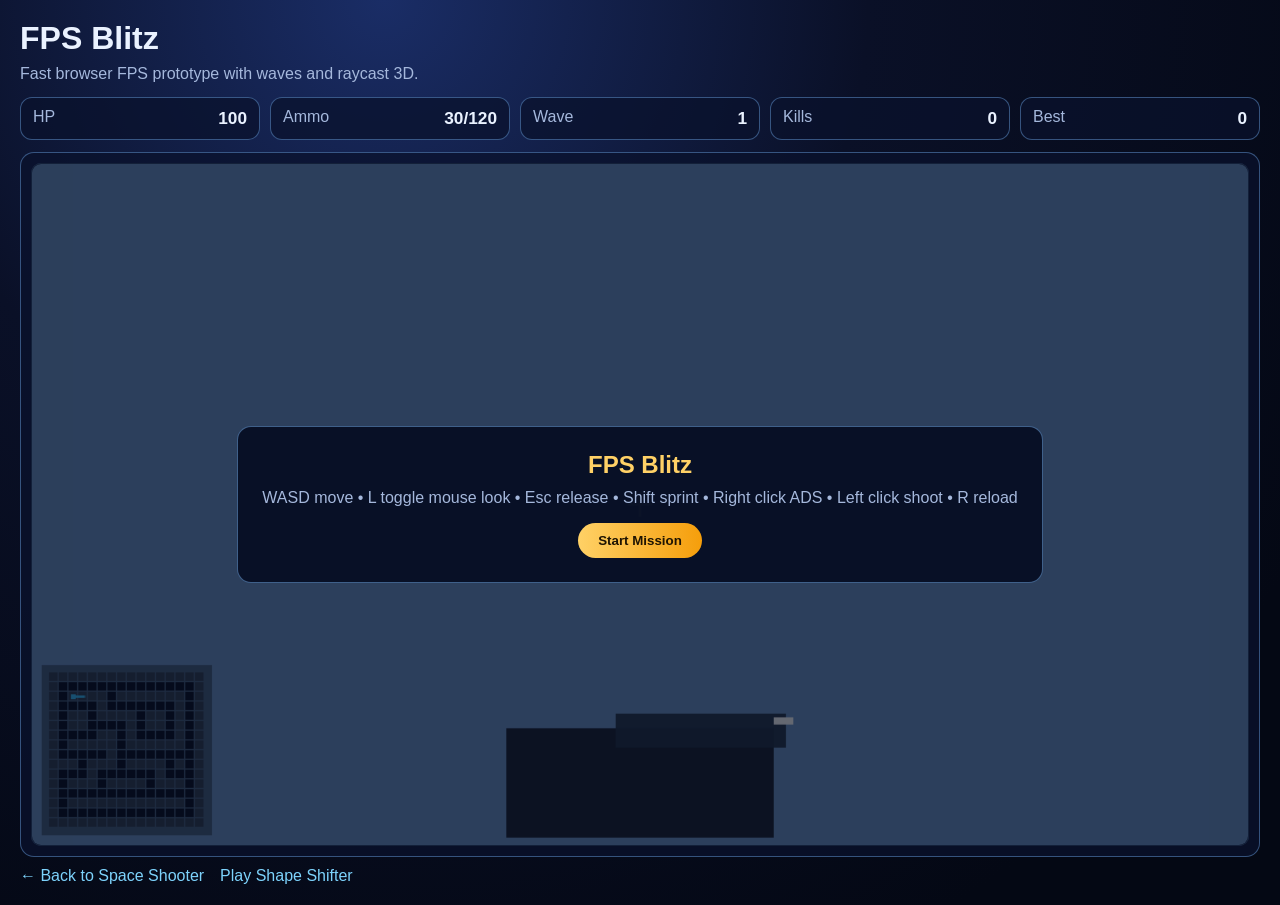
<file: fps-blitz/index.html>
<!DOCTYPE html>
<html lang="en">
<head>
  <meta charset="UTF-8" />
  <meta name="viewport" content="width=device-width, initial-scale=1.0" />
  <title>FPS Blitz</title>
  <link rel="stylesheet" href="style.css" />
</head>
<body>
  <div class="app">
    <header>
      <h1>FPS Blitz</h1>
      <p>Fast browser FPS prototype with waves and raycast 3D.</p>
    </header>

    <section class="hud">
      <div class="pill"><span>HP</span><b id="hp">100</b></div>
      <div class="pill"><span>Ammo</span><b id="ammo">12</b></div>
      <div class="pill"><span>Wave</span><b id="wave">1</b></div>
      <div class="pill"><span>Kills</span><b id="kills">0</b></div>
      <div class="pill"><span>Best</span><b id="best">0</b></div>
    </section>

    <main class="stage-wrap">
      <canvas id="game" width="1000" height="560"></canvas>
      <div id="overlay" class="overlay">
        <div class="panel">
          <h2 id="ovTitle">FPS Blitz</h2>
          <p id="ovText">WASD move • Arrow keys turn • Click/Space shoot • R reload</p>
          <button id="startBtn">Start Mission</button>
        </div>
      </div>
    </main>

    <footer>
      <a href="../index.html">← Back to Space Shooter</a>
      <a href="../shape-shifter/index.html">Play Shape Shifter</a>
    </footer>
  </div>

  <script src="game.js"></script>
</body>
</html>
</file>
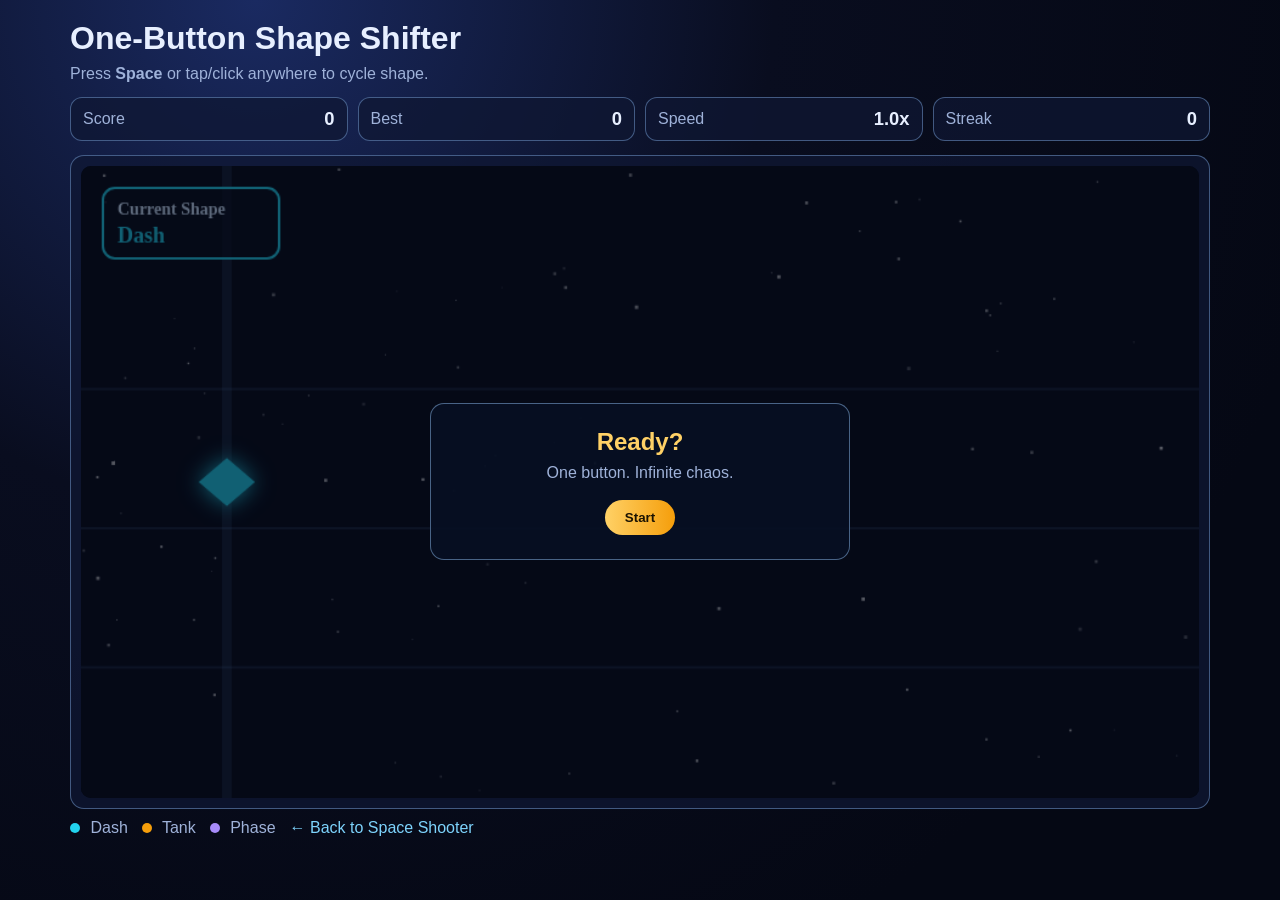
<file: shape-shifter/index.html>
<!DOCTYPE html>
<html lang="en">
<head>
  <meta charset="UTF-8" />
  <meta name="viewport" content="width=device-width, initial-scale=1.0" />
  <title>One-Button Shape Shifter</title>
  <link rel="stylesheet" href="style.css" />
</head>
<body>
  <div class="wrap">
    <header class="top">
      <h1>One-Button Shape Shifter</h1>
      <p>Press <strong>Space</strong> or tap/click anywhere to cycle shape.</p>
    </header>

    <section class="hud">
      <div class="card"><span>Score</span><b id="score">0</b></div>
      <div class="card"><span>Best</span><b id="best">0</b></div>
      <div class="card"><span>Speed</span><b id="speed">1.0x</b></div>
      <div class="card"><span>Streak</span><b id="streak">0</b></div>
    </section>

    <section class="arena-shell">
      <canvas id="game" width="920" height="520"></canvas>
      <div id="overlay" class="overlay">
        <div class="panel">
          <h2 id="title">Ready?</h2>
          <p id="subtitle">One button. Infinite chaos.</p>
          <button id="startBtn">Start</button>
        </div>
      </div>
    </section>

    <footer class="legend">
      <span><i class="dot dot-dash"></i> Dash</span>
      <span><i class="dot dot-tank"></i> Tank</span>
      <span><i class="dot dot-phase"></i> Phase</span>
      <a href="../index.html">← Back to Space Shooter</a>
    </footer>
  </div>

  <script src="game.js"></script>
</body>
</html>
</file>
<file: fps-blitz/style.css>
:root {
  --bg1: #0a1027;
  --bg2: #040814;
  --panel: rgba(10, 18, 44, 0.75);
  --line: rgba(122, 184, 255, 0.4);
  --text: #eaf2ff;
  --muted: #a5b8dc;
  --good: #22c55e;
  --warn: #f59e0b;
  --bad: #ef4444;
}

* { box-sizing: border-box; }
body {
  margin: 0;
  font-family: "Segoe UI", Arial, sans-serif;
  color: var(--text);
  min-height: 100vh;
  background: radial-gradient(circle at 30% 0%, #1a2d66, var(--bg1) 38%, var(--bg2) 84%);
}

.app {
  max-width: 1280px;
  margin: 0 auto;
  padding: 20px;
}

header h1 { margin: 0; }
header p { margin: 8px 0 0; color: var(--muted); }

.hud {
  margin-top: 14px;
  display: grid;
  grid-template-columns: repeat(5, minmax(120px, 1fr));
  gap: 10px;
}

.pill {
  background: var(--panel);
  border: 1px solid var(--line);
  border-radius: 12px;
  padding: 10px 12px;
  display: flex;
  justify-content: space-between;
}
.pill span { color: var(--muted); }
.pill b { font-size: 1.08rem; }

.stage-wrap {
  margin-top: 12px;
  position: relative;
  background: var(--panel);
  border: 1px solid var(--line);
  border-radius: 14px;
  padding: 10px;
}

canvas {
  width: 100%;
  height: auto;
  display: block;
  border-radius: 10px;
  border: 1px solid rgba(111, 171, 255, 0.38);
  background: #060a17;
}

.overlay {
  position: absolute;
  inset: 10px;
  display: flex;
  justify-content: center;
  align-items: center;
  background: rgba(3, 8, 22, 0.6);
  border-radius: 10px;
}
.overlay.hidden { display: none; }

.panel {
  min-width: min(94vw, 520px);
  text-align: center;
  background: rgba(7, 14, 36, 0.94);
  border: 1px solid rgba(128, 189, 255, 0.46);
  border-radius: 14px;
  padding: 24px;
}
.panel h2 { margin: 0; color: #ffd166; }
.panel p { margin: 10px 0 16px; color: var(--muted); }
button {
  border: none;
  border-radius: 999px;
  padding: 10px 20px;
  font-weight: 700;
  cursor: pointer;
  color: #1f1402;
  background: linear-gradient(90deg, #ffd166, #f59e0b);
}
button:hover { filter: brightness(1.06); }

footer {
  margin-top: 10px;
  display: flex;
  gap: 16px;
}
footer a {
  color: #7dd3fc;
  text-decoration: none;
}
footer a:hover { text-decoration: underline; }

@media (max-width: 860px) {
  .hud { grid-template-columns: repeat(2, minmax(120px, 1fr)); }
}
</file>
<file: shape-shifter/style.css>
:root {
  --bg1: #090d1f;
  --bg2: #050814;
  --panel: rgba(15, 23, 51, 0.75);
  --line: rgba(145, 195, 255, 0.4);
  --text: #e7efff;
  --muted: #9fb2d9;
  --dash: #22d3ee;
  --tank: #f59e0b;
  --phase: #a78bfa;
}

* { box-sizing: border-box; }
body {
  margin: 0;
  color: var(--text);
  font-family: "Segoe UI", Arial, sans-serif;
  min-height: 100vh;
  background: radial-gradient(circle at 20% 0%, #1a2a61, var(--bg1) 38%, var(--bg2) 80%);
}

.wrap {
  max-width: 1180px;
  margin: 0 auto;
  padding: 20px;
}

.top h1 {
  margin: 0;
  font-size: 2rem;
}
.top p {
  margin: 8px 0 0;
  color: var(--muted);
}

.hud {
  margin-top: 14px;
  display: grid;
  grid-template-columns: repeat(4, minmax(120px, 1fr));
  gap: 10px;
}
.card {
  background: var(--panel);
  border: 1px solid var(--line);
  border-radius: 12px;
  padding: 10px 12px;
  display: flex;
  justify-content: space-between;
  align-items: center;
}
.card span { color: var(--muted); }
.card b { font-size: 1.15rem; }

.arena-shell {
  margin-top: 14px;
  position: relative;
  background: var(--panel);
  border: 1px solid var(--line);
  border-radius: 14px;
  padding: 10px;
}

canvas {
  width: 100%;
  height: auto;
  display: block;
  border-radius: 10px;
  background: linear-gradient(180deg, #090f28, #060915);
}

.overlay {
  position: absolute;
  inset: 10px;
  display: flex;
  align-items: center;
  justify-content: center;
  background: rgba(4, 8, 20, 0.56);
  border-radius: 10px;
}

.overlay.hidden { display: none; }

.panel {
  background: rgba(7, 16, 35, 0.92);
  border: 1px solid rgba(154, 202, 255, 0.45);
  border-radius: 14px;
  padding: 24px;
  text-align: center;
  min-width: min(92vw, 420px);
}

.panel h2 { margin: 0; color: #ffd166; }
.panel p { color: var(--muted); margin: 8px 0 18px; }

button {
  border: none;
  border-radius: 999px;
  padding: 10px 20px;
  font-weight: 700;
  background: linear-gradient(90deg, #ffd166, #f59e0b);
  color: #1b1302;
  cursor: pointer;
}
button:hover { filter: brightness(1.05); }

.legend {
  margin-top: 10px;
  display: flex;
  gap: 14px;
  align-items: center;
  flex-wrap: wrap;
  color: var(--muted);
}
.dot {
  width: 10px;
  height: 10px;
  border-radius: 50%;
  display: inline-block;
  margin-right: 6px;
}
.dot-dash { background: var(--dash); }
.dot-tank { background: var(--tank); }
.dot-phase { background: var(--phase); }
.legend a { color: #7dd3fc; text-decoration: none; }
.legend a:hover { text-decoration: underline; }

@media (max-width: 760px) {
  .hud { grid-template-columns: repeat(2, minmax(120px, 1fr)); }
}
</file>
